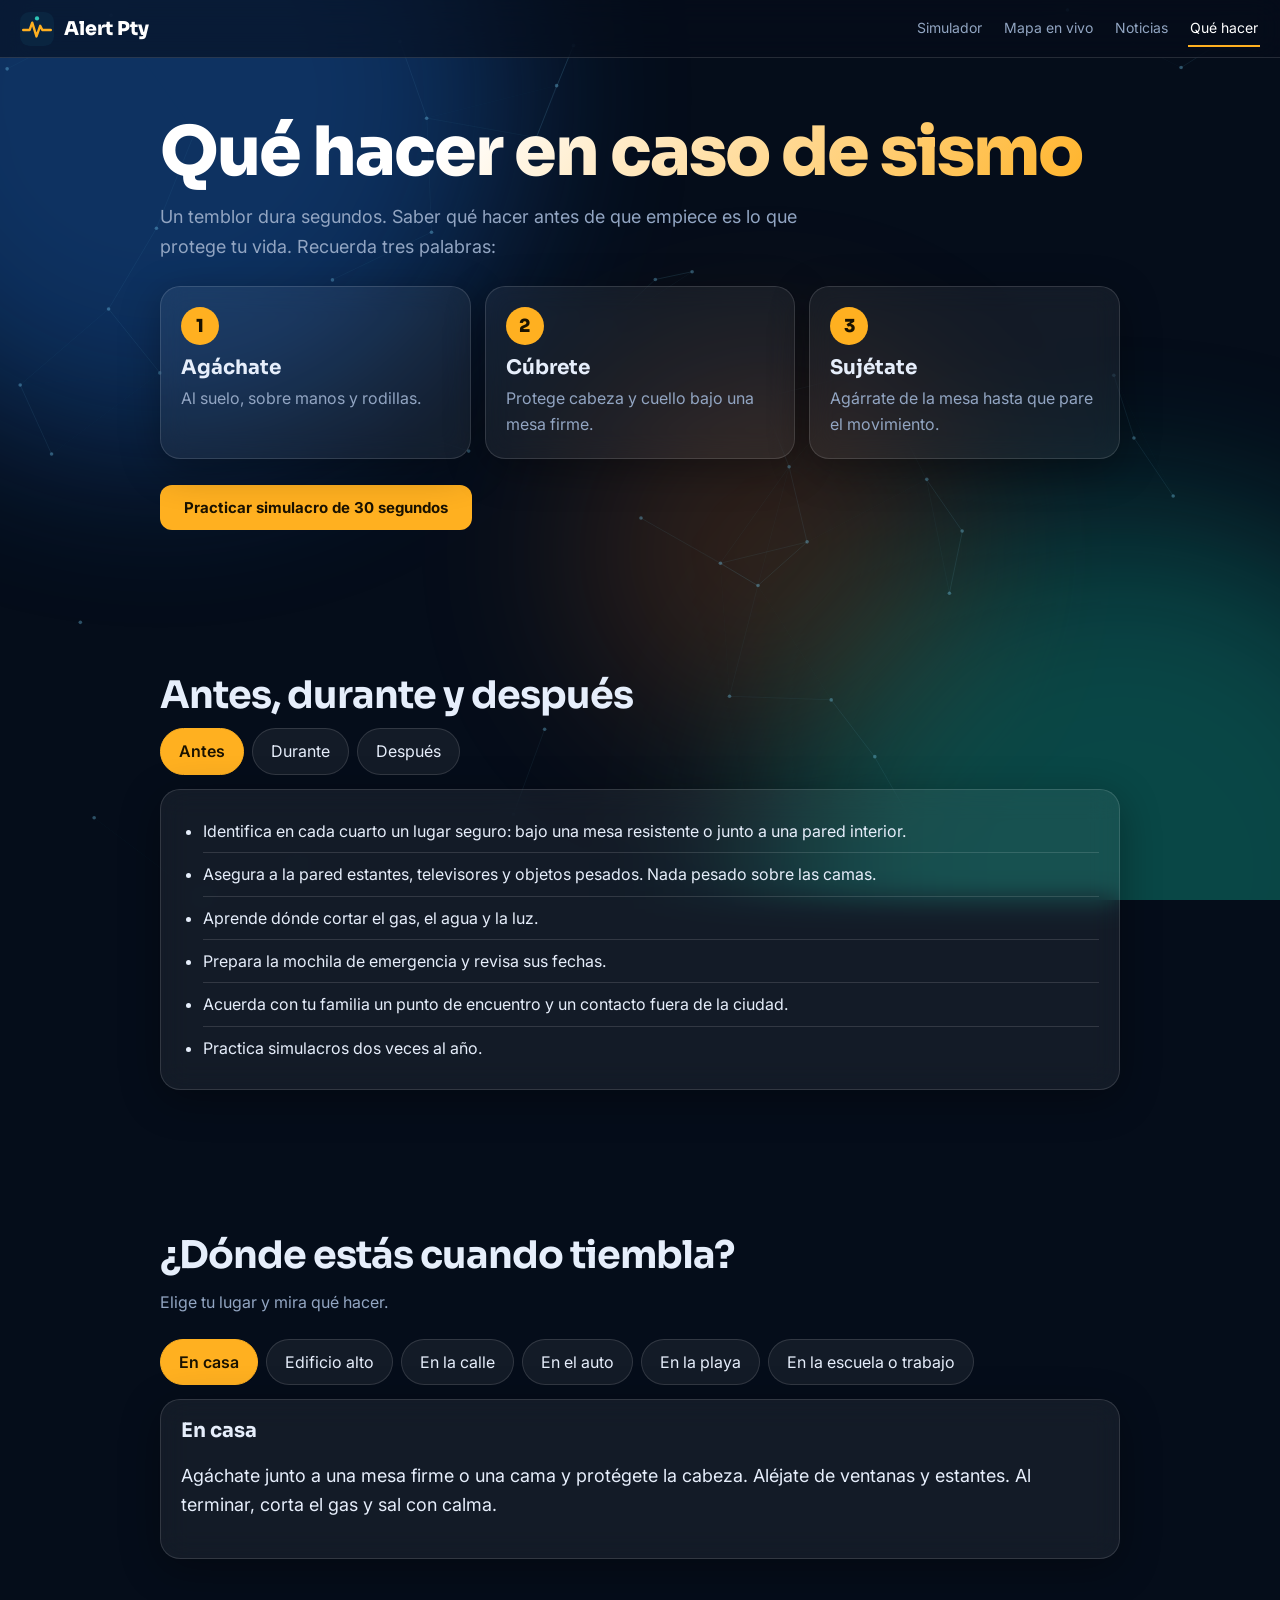
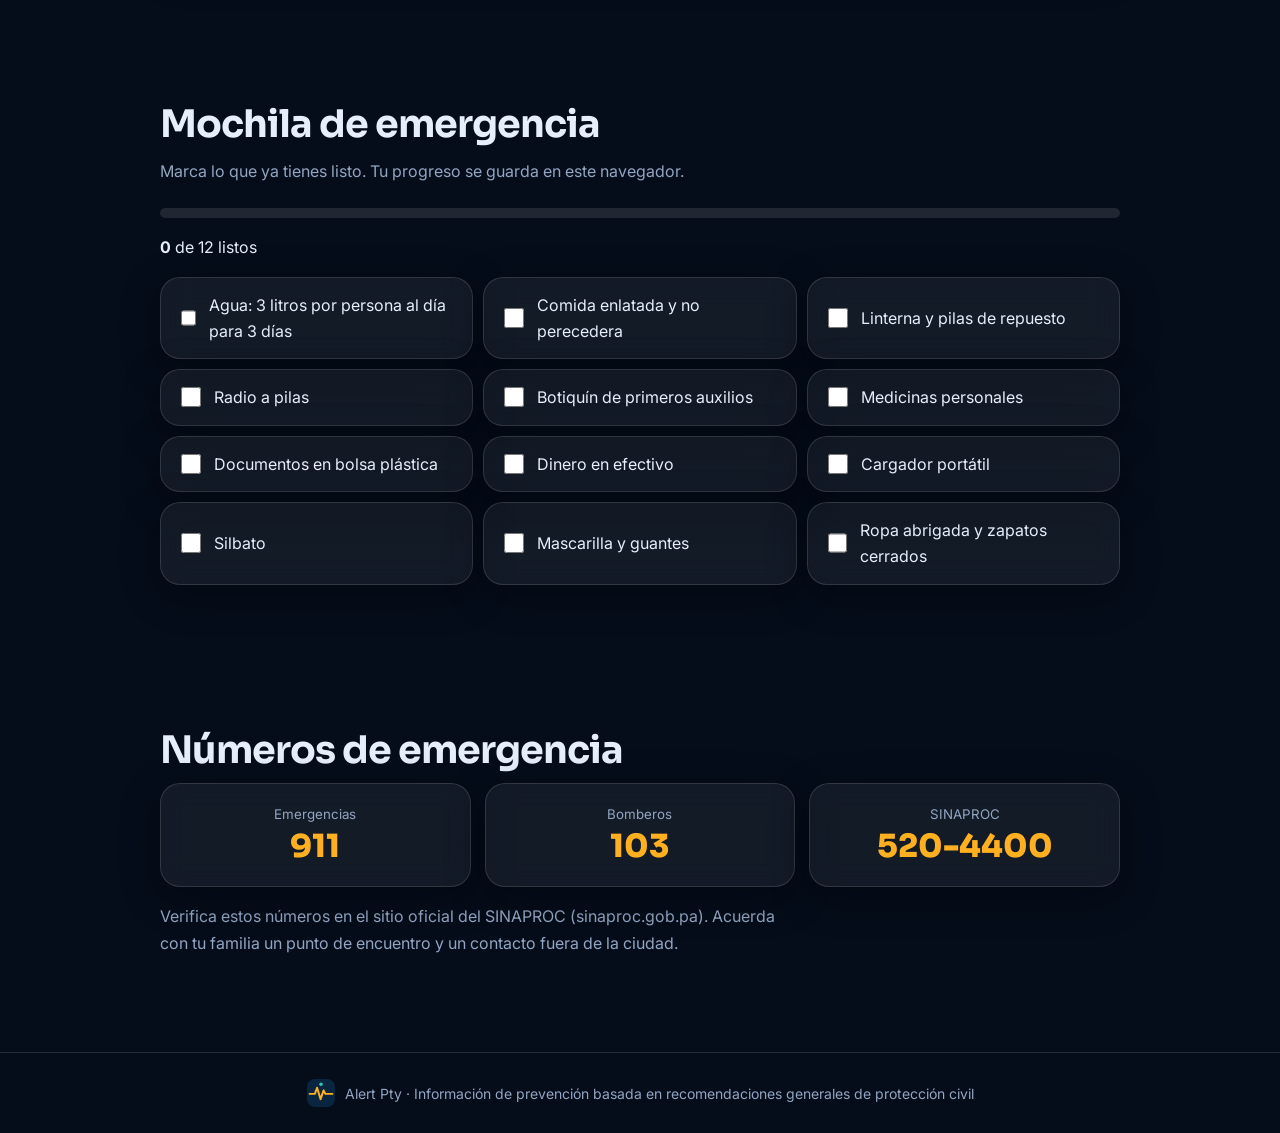
<file: guia.html>
<!DOCTYPE html>
<html lang="es">
<head>
<meta charset="utf-8">
<meta name="viewport" content="width=device-width, initial-scale=1">
<title>Qué hacer en un sismo | Alert Pty</title>
<link rel="icon" href="logo.svg">
<link rel="preconnect" href="https://fonts.googleapis.com">
<link href="https://fonts.googleapis.com/css2?family=Inter:wght@400;600&family=Sora:wght@600;800&display=swap" rel="stylesheet">
<link rel="stylesheet" href="styles.css">
</head>
<body>
<div class="aurora" aria-hidden="true"><i></i><i></i><i></i></div>
<canvas id="net" aria-hidden="true"></canvas>
<header class="nav">
  <a class="brand" href="index.html"><img src="logo.svg" alt="Logo Alert Pty" width="34" height="34"><span>Alert Pty</span></a>
  <nav><a href="index.html#simulador">Simulador</a><a href="index.html#mapa">Mapa en vivo</a><a href="index.html#noticias">Noticias</a><a href="guia.html" class="cur">Qué hacer</a></nav>
</header>
<main>
<section class="wrap ghero">
  <h1>Qué hacer en caso de sismo</h1>
  <p class="lead big">Un temblor dura segundos. Saber qué hacer antes de que empiece es lo que protege tu vida. Recuerda tres palabras:</p>
  <div class="dcs">
    <div class="glass"><b>1</b><h3>Agáchate</h3><p>Al suelo, sobre manos y rodillas.</p></div>
    <div class="glass"><b>2</b><h3>Cúbrete</h3><p>Protege cabeza y cuello bajo una mesa firme.</p></div>
    <div class="glass"><b>3</b><h3>Sujétate</h3><p>Agárrate de la mesa hasta que pare el movimiento.</p></div>
  </div>
  <button class="btn" id="drill">Practicar simulacro de 30 segundos</button>
  <div class="glass drill" id="drillbox" hidden><div class="big" id="dstep"></div><div class="progress"><span id="dbar"></span></div></div>
</section>

<section class="wrap">
  <h2>Antes, durante y después</h2>
  <div class="tabs" id="phase"><button class="on" data-k="antes">Antes</button><button data-k="durante">Durante</button><button data-k="despues">Después</button></div>
  <div class="glass"><ul class="steps" id="steps"></ul></div>
</section>

<section class="wrap">
  <h2>¿Dónde estás cuando tiembla?</h2>
  <p class="lead">Elige tu lugar y mira qué hacer.</p>
  <div class="tabs" id="place"></div>
  <div class="glass" id="placeinfo"></div>
</section>

<section class="wrap">
  <h2>Mochila de emergencia</h2>
  <p class="lead">Marca lo que ya tienes listo. Tu progreso se guarda en este navegador.</p>
  <div class="progress"><span id="kbar"></span></div>
  <p><b id="kcount">0</b> de <span id="ktotal"></span> listos</p>
  <div class="kit" id="kit"></div>
</section>

<section class="wrap">
  <h2>Números de emergencia</h2>
  <div class="nums">
    <a class="glass num" href="tel:911"><small>Emergencias</small><b>911</b></a>
    <a class="glass num" href="tel:103"><small>Bomberos</small><b>103</b></a>
    <a class="glass num" href="tel:5204400"><small>SINAPROC</small><b>520-4400</b></a>
  </div>
  <p class="lead">Verifica estos números en el sitio oficial del SINAPROC (sinaproc.gob.pa). Acuerda con tu familia un punto de encuentro y un contacto fuera de la ciudad.</p>
</section>
</main>
<footer><img src="logo.svg" alt="" width="28" height="28"> Alert Pty · Información de prevención basada en recomendaciones generales de protección civil</footer>
<script src="guia.js"></script>
</body>
</html>
</file>
<file: styles.css>
:root{--bg:#050d1a;--navy:#0A2540;--teal:#2EC4B6;--amber:#FFB020;--red:#ff5a5f;--tx:#e6eefb;--mut:#92a5c2;--g:rgba(255,255,255,.06);--gb:rgba(255,255,255,.13)}
*{box-sizing:border-box}
html{scroll-behavior:smooth;scroll-padding-top:72px}
body{margin:0;background:var(--bg);color:var(--tx);font:16px/1.65 "Inter",system-ui,Arial,sans-serif;overflow-x:hidden}
h1,h2,h3{font-family:"Sora","Inter",Arial,sans-serif;line-height:1.12;margin:0 0 12px}
h1{font-size:clamp(38px,7vw,68px);letter-spacing:-2px;font-weight:800;background:linear-gradient(120deg,#fff 30%,var(--amber));-webkit-background-clip:text;background-clip:text;color:transparent}
h2{font-size:clamp(26px,4vw,38px);letter-spacing:-1px}h3{font-size:20px;margin-top:34px}
code{background:#ffffff14;padding:1px 6px;border-radius:6px}
/* Fondos en movimiento */
.aurora{position:fixed;inset:0;z-index:-2;overflow:hidden}
.aurora i{position:absolute;width:55vmax;height:55vmax;border-radius:50%;filter:blur(90px);opacity:.38;animation:drift 22s ease-in-out infinite alternate}
.aurora i:nth-child(1){background:#1d6fd6;top:-20vmax;left:-15vmax}
.aurora i:nth-child(2){background:#12a58f;bottom:-25vmax;right:-15vmax;animation-duration:28s}
.aurora i:nth-child(3){background:#e8791f;width:30vmax;height:30vmax;top:40%;left:45%;opacity:.18;animation-duration:34s}
@keyframes drift{to{transform:translate(18vmax,12vmax) scale(1.25)}}
#net{position:fixed;inset:0;width:100%;height:100%;z-index:-1;pointer-events:none}
/* Navegación */
.nav{position:sticky;top:0;z-index:1000;display:flex;align-items:center;gap:18px;padding:10px 20px;background:rgba(5,13,26,.6);backdrop-filter:blur(14px);border-bottom:1px solid var(--gb)}
.brand{display:flex;align-items:center;gap:10px;font:800 19px "Sora",Arial,sans-serif;color:#fff;text-decoration:none;margin-right:auto}
.nav nav{display:flex;gap:18px}.nav nav a{text-decoration:none;color:var(--mut);font-size:14px;padding:6px 2px;border-bottom:2px solid transparent;transition:.2s}
.nav nav a:hover{color:#fff;border-color:var(--amber)}
/* Hero */
.hero{position:relative;min-height:88vh;display:flex;flex-direction:column;justify-content:center;padding:60px max(22px,6vw) 30px}
.hero-text{position:relative;z-index:2;max-width:620px;animation:in .9s ease both}
.hero-text p{color:#b9cbe3;font-size:19px;margin:0 0 28px}
.badge{display:inline-flex;align-items:center;gap:8px;padding:6px 14px;border-radius:999px;background:var(--g);border:1px solid var(--gb);font-size:13px;color:var(--teal);margin-bottom:18px}
.badge i,.live i{width:9px;height:9px;border-radius:50%;background:var(--teal);animation:pl 1.4s infinite}
@keyframes pl{0%{box-shadow:0 0 0 0 #2ec4b699}100%{box-shadow:0 0 0 10px #2ec4b600}}
@keyframes in{from{opacity:0;transform:translateY(26px)}to{opacity:1;transform:none}}
.epi{position:absolute;right:max(4vw,20px);top:46%;width:min(46vw,460px);aspect-ratio:1;transform:translateY(-50%)}
.epi b{position:absolute;left:50%;top:50%;width:22px;height:22px;margin:-11px;border-radius:50%;background:var(--amber);box-shadow:0 0 30px 8px #ffb02088}
.epi u{position:absolute;inset:0;border:2px solid var(--amber);border-radius:50%;opacity:0;animation:ring 5s cubic-bezier(.2,.6,.3,1) infinite}
.epi u:nth-child(3){animation-delay:1.25s}.epi u:nth-child(4){animation-delay:2.5s}.epi u:nth-child(5){animation-delay:3.75s}
@keyframes ring{0%{transform:scale(.05);opacity:.9}100%{transform:scale(1);opacity:0}}
.stats{position:relative;z-index:2;display:grid;grid-template-columns:repeat(auto-fit,minmax(170px,1fr));gap:12px;max-width:760px;margin-top:44px}
.stats small{display:block;color:var(--mut);font-size:13px}.stats b{font:800 24px "Sora",Arial,sans-serif}
/* Componentes */
.glass{background:var(--g);border:1px solid var(--gb);border-radius:20px;padding:20px;backdrop-filter:blur(14px);box-shadow:0 10px 40px #0005}
.glass.dark{background:rgba(3,10,22,.7)}
.wrap{max-width:1000px;margin:auto;padding:72px 20px}
.lead{color:var(--mut);max-width:64ch;margin:0 0 24px}
.btn{display:inline-block;border:0;background:var(--amber);color:#1a1200;font:700 15px "Inter",Arial,sans-serif;padding:13px 24px;border-radius:12px;cursor:pointer;text-decoration:none;transition:transform .2s,box-shadow .2s}
.btn:hover{transform:translateY(-2px);box-shadow:0 8px 28px #ffb02055}
.btn.ghost{background:transparent;color:#fff;border:2px solid var(--gb);margin-left:8px}
.row .btn.ghost{margin-left:0}
.btn:focus-visible,input:focus-visible,a:focus-visible{outline:3px solid var(--teal);outline-offset:2px}
.sim{display:grid;grid-template-columns:1.5fr 1fr;gap:16px}
#seismo{width:100%;height:210px;display:block}
.meters{display:grid;grid-template-columns:repeat(3,1fr);gap:8px;margin-top:14px}
.meters small{display:block;color:var(--mut);font-size:12px}.meters b{font:800 26px "Sora",Arial,sans-serif}
label{display:block;font-weight:600;margin-bottom:16px}output{float:right;color:var(--amber)}
input[type=range]{width:100%;accent-color:var(--amber);margin-top:8px}
.check{font-weight:400;display:flex;gap:8px;align-items:center}
.row{display:flex;gap:10px;flex-wrap:wrap}
.status{margin-top:16px;padding:14px;border-radius:12px;background:#12a15022;color:#5eeaa8;font-weight:600;transition:.3s}
.status.alarm{background:var(--red);color:#fff;animation:shake .4s 3}
@keyframes shake{25%{transform:translateX(-6px)}75%{transform:translateX(6px)}}
.live{display:inline-flex;align-items:center;gap:8px;font:600 13px "Inter",Arial,sans-serif;color:var(--teal);background:var(--g);border:1px solid var(--gb);padding:5px 12px;border-radius:999px;vertical-align:middle;margin-left:8px;letter-spacing:0}
.live em{font-style:normal}.live.off{color:var(--amber)}.live.off i{background:var(--amber);animation:none}
/* Mapa real */
.map-box{padding:10px}
#map{height:480px;border-radius:14px;background:#0b1a2e}
.leaflet-container{font-family:"Inter",Arial,sans-serif}
.legend{display:flex;gap:16px;flex-wrap:wrap;padding:12px 6px 0;font-size:13px;color:var(--mut)}
.legend i{display:inline-block;width:11px;height:11px;border-radius:50%;margin-right:6px}
.info{padding:8px 6px 2px;color:var(--mut)}.info b{color:#fff}
.pk{width:26px!important;height:26px!important;margin:-13px 0 0 -13px!important;border-radius:50%;border:2px solid var(--c);animation:pk 1.8s ease-out infinite}
@keyframes pk{0%{transform:scale(.4);opacity:1}100%{transform:scale(1.8);opacity:0}}
.city{color:#dce8f8;font-size:12px;background:#0a254099;border:0;box-shadow:none}
.ev{display:flex;gap:12px;align-items:center;padding:11px 0;border-bottom:1px solid var(--gb)}.ev:last-child{border:0}
.ev span{flex:1}.ev small{color:var(--mut);white-space:nowrap}
.ev .m{min-width:54px;text-align:center;padding:3px 8px;border-radius:8px;background:#ffffff18}.ev .m.hi{background:var(--red);color:#fff}
footer{display:flex;gap:10px;align-items:center;justify-content:center;flex-wrap:wrap;border-top:1px solid var(--gb);color:var(--mut);padding:26px 16px;font-size:14px;text-align:center}
@media(max-width:820px){.sim{grid-template-columns:1fr}.epi{opacity:.35;right:-12vw;width:80vw}.btn.ghost{margin:10px 0 0}#map{height:380px}}
@media(prefers-reduced-motion:reduce){*{animation:none!important;transition:none!important}html{scroll-behavior:auto}}
/* Página: qué hacer en un sismo */
.nav nav a.cur{color:#fff;border-color:var(--amber)}
.ghero{padding-top:56px}.big{font-size:18px}
.dcs{display:grid;grid-template-columns:repeat(auto-fit,minmax(200px,1fr));gap:14px;margin:8px 0 26px}
.dcs .glass b{display:inline-flex;width:38px;height:38px;border-radius:50%;background:var(--amber);color:#1a1200;align-items:center;justify-content:center;font:800 18px "Sora",Arial,sans-serif}
.dcs h3{margin:12px 0 6px}.dcs p{margin:0;color:var(--mut)}
.drill{margin-top:16px;text-align:center}.drill .big{font:800 clamp(20px,4vw,30px) "Sora",Arial,sans-serif;margin-bottom:16px;min-height:2.4em}
.drill.shake{animation:quake .25s infinite}@keyframes quake{25%{transform:translate(-4px,2px)}50%{transform:translate(3px,-3px)}75%{transform:translate(-2px,-2px)}}
.progress{height:10px;background:#ffffff1c;border-radius:9px;overflow:hidden;margin-bottom:8px}.progress span{display:block;height:100%;width:0;background:linear-gradient(90deg,var(--teal),var(--amber));transition:width .5s}
.tabs{display:flex;gap:8px;flex-wrap:wrap;margin-bottom:14px}
.tabs button{border:1px solid var(--gb);background:var(--g);color:var(--tx);padding:9px 18px;border-radius:999px;cursor:pointer;font:inherit;transition:.2s}
.tabs button:hover{border-color:var(--amber)}.tabs button.on{background:var(--amber);color:#1a1200;border-color:var(--amber);font-weight:600}
.steps{margin:0;padding-left:22px}.steps li{padding:8px 0;border-bottom:1px solid var(--gb)}.steps li:last-child{border:0}
.kit{display:grid;grid-template-columns:repeat(auto-fit,minmax(260px,1fr));gap:10px}
.k{display:flex;gap:10px;align-items:center;padding:14px 16px;font-weight:400;margin:0;cursor:pointer;transition:.2s}.k:hover{border-color:var(--teal)}
.k input{width:20px;height:20px;accent-color:var(--teal)}
.nums{display:grid;grid-template-columns:repeat(auto-fit,minmax(180px,1fr));gap:14px;margin-bottom:16px}
.num{text-decoration:none;color:#fff;text-align:center;transition:.2s}.num:hover{transform:translateY(-3px);border-color:var(--red)}
.num small{display:block;color:var(--mut)}.num b{font:800 32px "Sora",Arial,sans-serif;color:var(--amber)}

/* Noticias */
.alertbox{border-color:#ff5a5f88;background:linear-gradient(120deg,#ff5a5f22,var(--g));margin-bottom:18px}
.alertbox b{font:800 20px "Sora",Arial,sans-serif;color:#fff}.alertbox p{margin:8px 0 0;color:#cfdcf0}
.newsgrid{display:grid;grid-template-columns:repeat(auto-fit,minmax(270px,1fr));gap:14px;margin:14px 0}
.nc,.vc{text-decoration:none;color:var(--tx);display:flex;flex-direction:column;gap:8px;transition:transform .2s,border-color .2s}
.nc:hover,.vc:hover{transform:translateY(-4px);border-color:var(--amber)}
.nc small{color:var(--teal)}.nc b{font:600 17px/1.35 "Sora",Arial,sans-serif}.nc span{color:var(--amber);font-size:14px;margin-top:auto}
.vc{flex-direction:row;align-items:center;gap:14px}.vc i{flex:none;width:54px;height:54px;border-radius:50%;background:#ff0033;color:#fff;display:flex;align-items:center;justify-content:center;font-style:normal;font-size:20px;padding-left:3px}
.vc small{display:block;color:var(--mut)}

.mbar{height:6px;background:#ffffff1f;border-radius:4px;margin-top:6px;overflow:hidden}
.mbar span{display:block;height:100%;width:0;background:linear-gradient(90deg,var(--teal),var(--amber),var(--red));transition:width .25s}
.meters em{display:block;font-style:normal;font-size:12px;color:var(--mut);margin-top:4px}
.hint{font-size:13px;color:var(--mut);margin:14px 0 0}
</file>
